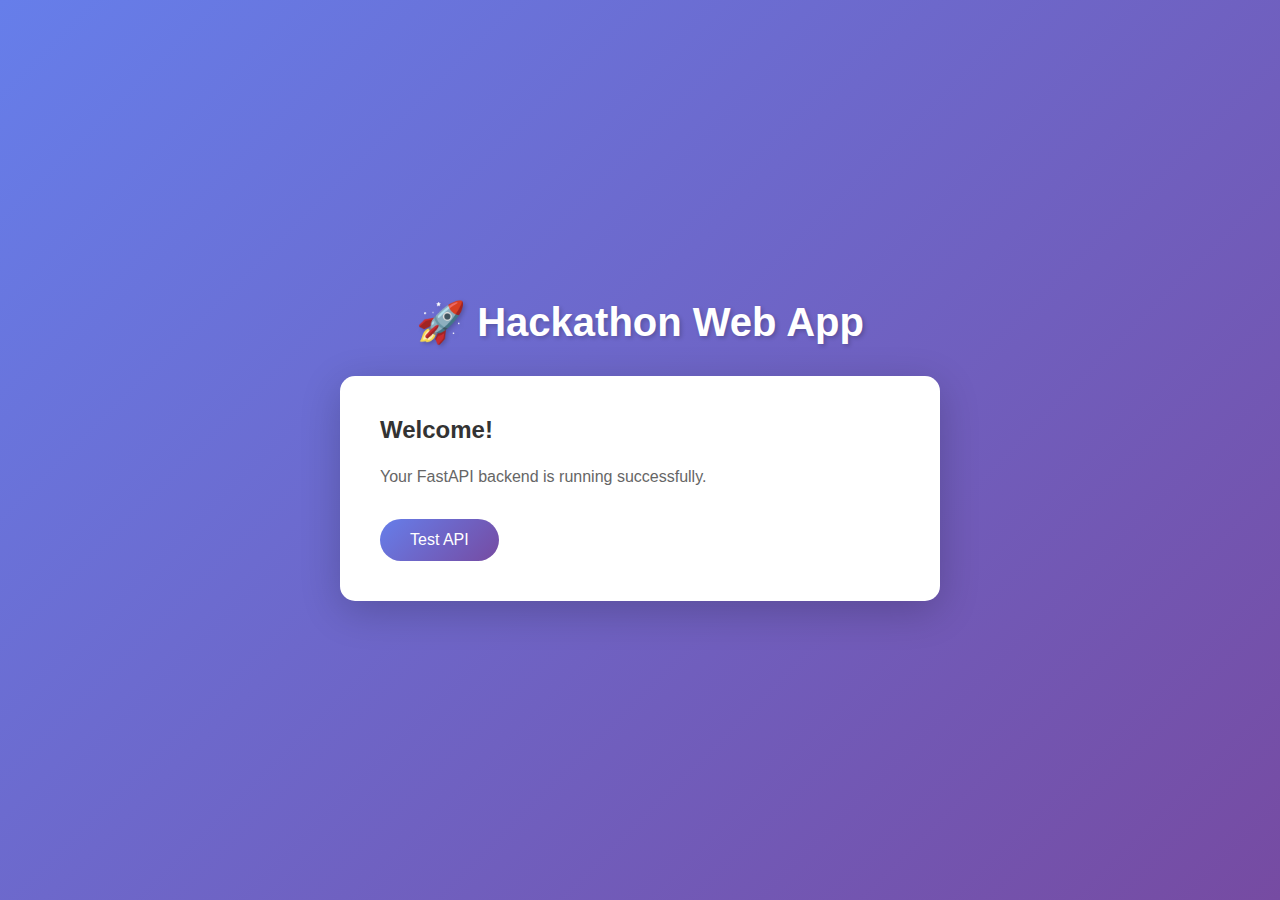
<file: frontend/index.html>
<!DOCTYPE html>
<html lang="en">
<head>
    <meta charset="UTF-8">
    <meta name="viewport" content="width=device-width, initial-scale=1.0">
    <title>Hackathon App</title>
    <link rel="stylesheet" href="/static/style.css">
</head>
<body>
    <div class="container">
        <header>
            <h1>🚀 Hackathon Web App</h1>
        </header>
        <main>
            <div class="card">
                <h2>Welcome!</h2>
                <p>Your FastAPI backend is running successfully.</p>
                <button id="testBtn" onclick="testAPI()">Test API</button>
                <div id="result"></div>
            </div>
        </main>
    </div>
    <script src="/static/script.js"></script>
</body>
</html>
</file>
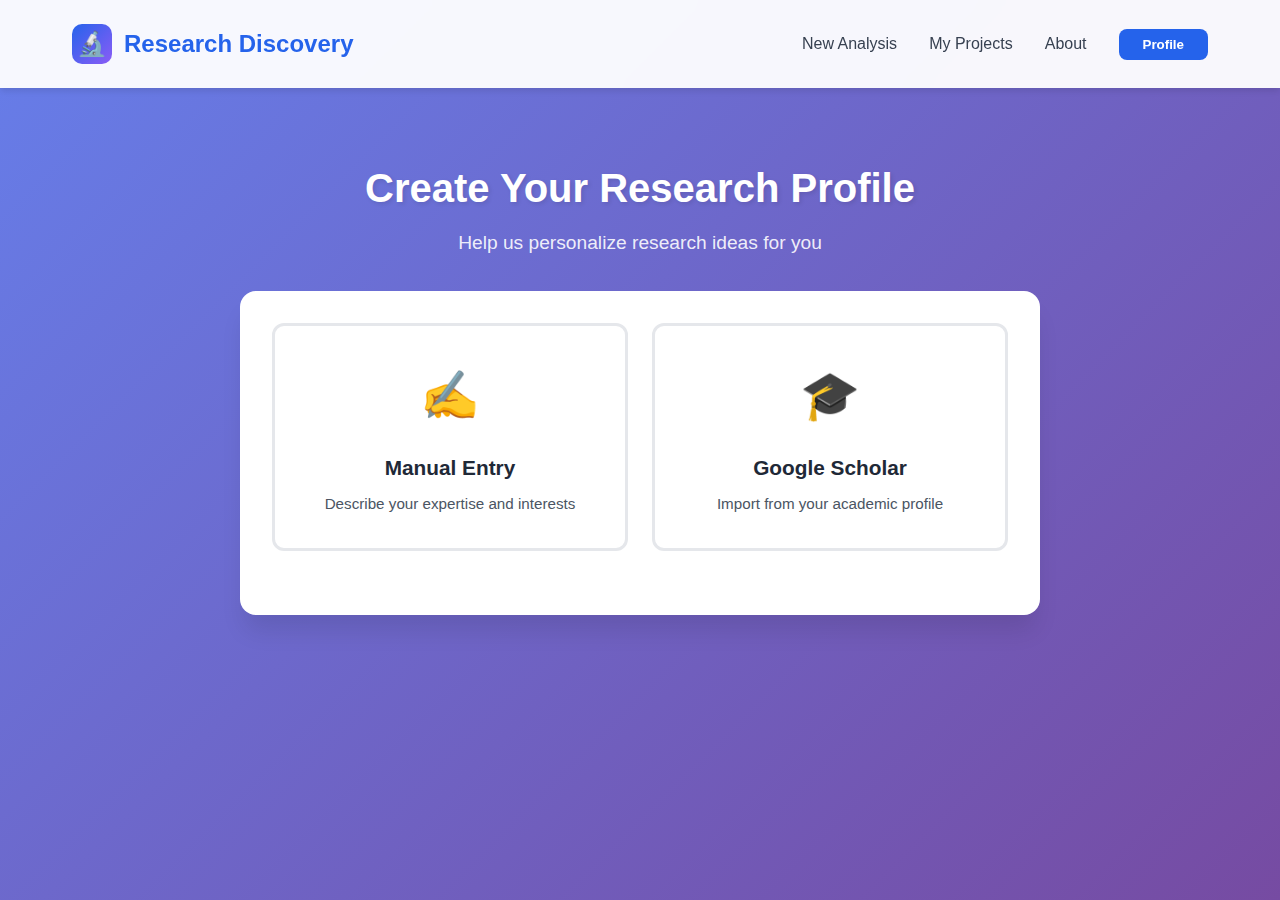
<file: research-discovery-ui.html>
<!DOCTYPE html>
<html lang="en">
<head>
    <meta charset="UTF-8">
    <meta name="viewport" content="width=device-width, initial-scale=1.0">
    <title>Research Discovery Agent</title>
    <style>
        * {
            margin: 0;
            padding: 0;
            box-sizing: border-box;
        }

        :root {
            --primary-color: #2563eb;
            --primary-dark: #1e40af;
            --secondary-color: #8b5cf6;
            --success-color: #10b981;
            --warning-color: #f59e0b;
            --danger-color: #ef4444;
            --gray-50: #f9fafb;
            --gray-100: #f3f4f6;
            --gray-200: #e5e7eb;
            --gray-300: #d1d5db;
            --gray-400: #9ca3af;
            --gray-600: #4b5563;
            --gray-700: #374151;
            --gray-800: #1f2937;
            --gray-900: #111827;
            --shadow-sm: 0 1px 2px 0 rgba(0, 0, 0, 0.05);
            --shadow-md: 0 4px 6px -1px rgba(0, 0, 0, 0.1);
            --shadow-lg: 0 10px 15px -3px rgba(0, 0, 0, 0.1);
            --shadow-xl: 0 20px 25px -5px rgba(0, 0, 0, 0.1);
        }

        body {
            font-family: 'Inter', -apple-system, BlinkMacSystemFont, 'Segoe UI', Roboto, sans-serif;
            line-height: 1.6;
            color: var(--gray-900);
            background: linear-gradient(135deg, #667eea 0%, #764ba2 100%);
            min-height: 100vh;
        }

        .container {
            max-width: 1200px;
            margin: 0 auto;
            padding: 20px;
        }

        /* Header */
        header {
            background: rgba(255, 255, 255, 0.95);
            backdrop-filter: blur(10px);
            box-shadow: var(--shadow-md);
            position: sticky;
            top: 0;
            z-index: 100;
        }

        .header-content {
            max-width: 1200px;
            margin: 0 auto;
            padding: 1.5rem 2rem;
            display: flex;
            justify-content: space-between;
            align-items: center;
        }

        .logo {
            display: flex;
            align-items: center;
            gap: 12px;
            font-size: 1.5rem;
            font-weight: 700;
            color: var(--primary-color);
        }

        .logo-icon {
            width: 40px;
            height: 40px;
            background: linear-gradient(135deg, var(--primary-color), var(--secondary-color));
            border-radius: 10px;
            display: flex;
            align-items: center;
            justify-content: center;
            color: white;
            font-size: 1.5rem;
        }

        nav {
            display: flex;
            gap: 2rem;
            align-items: center;
        }

        nav a {
            color: var(--gray-700);
            text-decoration: none;
            font-weight: 500;
            transition: color 0.3s;
        }

        nav a:hover {
            color: var(--primary-color);
        }

        .btn-profile {
            background: var(--primary-color);
            color: white;
            padding: 0.5rem 1.5rem;
            border-radius: 8px;
            border: none;
            font-weight: 600;
            cursor: pointer;
            transition: background 0.3s;
        }

        .btn-profile:hover {
            background: var(--primary-dark);
        }

        /* Screen Container */
        .screen {
            display: none;
            animation: fadeIn 0.5s ease-in;
        }

        .screen.active {
            display: block;
        }

        @keyframes fadeIn {
            from { opacity: 0; transform: translateY(20px); }
            to { opacity: 1; transform: translateY(0); }
        }

        /* Card Styles */
        .card {
            background: white;
            border-radius: 16px;
            padding: 2rem;
            box-shadow: var(--shadow-xl);
            margin: 2rem 0;
        }

        /* Profile Creation Screen */
        .profile-screen {
            max-width: 800px;
            margin: 3rem auto;
        }

        .profile-header {
            text-align: center;
            margin-bottom: 2rem;
        }

        .profile-header h1 {
            font-size: 2.5rem;
            color: white;
            margin-bottom: 0.5rem;
            text-shadow: 2px 2px 4px rgba(0,0,0,0.1);
        }

        .profile-header p {
            font-size: 1.2rem;
            color: rgba(255, 255, 255, 0.9);
        }

        .profile-options {
            display: grid;
            grid-template-columns: 1fr 1fr;
            gap: 1.5rem;
            margin-bottom: 2rem;
        }

        .profile-option {
            padding: 2rem;
            border: 3px solid var(--gray-200);
            border-radius: 12px;
            cursor: pointer;
            transition: all 0.3s;
            text-align: center;
            background: white;
        }

        .profile-option:hover {
            border-color: var(--primary-color);
            transform: translateY(-4px);
            box-shadow: var(--shadow-lg);
        }

        .profile-option.selected {
            border-color: var(--primary-color);
            background: #eff6ff;
        }

        .profile-option-icon {
            font-size: 3rem;
            margin-bottom: 1rem;
        }

        .profile-option h3 {
            font-size: 1.3rem;
            margin-bottom: 0.5rem;
            color: var(--gray-800);
        }

        .profile-option p {
            color: var(--gray-600);
            font-size: 0.95rem;
        }

        .form-group {
            margin-bottom: 1.5rem;
        }

        .form-group label {
            display: block;
            font-weight: 600;
            margin-bottom: 0.5rem;
            color: var(--gray-700);
        }

        .form-group input,
        .form-group textarea {
            width: 100%;
            padding: 0.75rem;
            border: 2px solid var(--gray-300);
            border-radius: 8px;
            font-size: 1rem;
            transition: border-color 0.3s;
            font-family: inherit;
        }

        .form-group input:focus,
        .form-group textarea:focus {
            outline: none;
            border-color: var(--primary-color);
        }

        .form-group textarea {
            min-height: 120px;
            resize: vertical;
        }

        .google-scholar-input {
            display: flex;
            gap: 0.5rem;
        }

        .google-scholar-input input {
            flex: 1;
        }

        /* Upload Screen */
        .upload-screen {
            max-width: 900px;
            margin: 3rem auto;
        }

        .hero {
            text-align: center;
            color: white;
            margin-bottom: 3rem;
        }

        .hero h1 {
            font-size: 3rem;
            margin-bottom: 1rem;
            text-shadow: 2px 2px 4px rgba(0,0,0,0.1);
        }

        .hero p {
            font-size: 1.3rem;
            opacity: 0.95;
        }

        .upload-zone {
            border: 3px dashed var(--gray-300);
            border-radius: 16px;
            padding: 4rem 2rem;
            text-align: center;
            cursor: pointer;
            transition: all 0.3s;
            background: rgba(255, 255, 255, 0.05);
            margin-bottom: 2rem;
        }

        .upload-zone:hover {
            border-color: var(--primary-color);
            background: rgba(255, 255, 255, 0.1);
        }

        .upload-zone.dragover {
            border-color: var(--success-color);
            background: rgba(16, 185, 129, 0.1);
        }

        .upload-icon {
            font-size: 4rem;
            margin-bottom: 1rem;
            color: var(--gray-400);
        }

        .upload-zone h3 {
            font-size: 1.5rem;
            margin-bottom: 0.5rem;
            color: var(--gray-700);
        }

        .upload-zone p {
            color: var(--gray-500);
            margin-bottom: 1rem;
        }

        .file-types {
            display: flex;
            gap: 1rem;
            justify-content: center;
            margin-top: 1.5rem;
        }

        .file-type {
            padding: 0.5rem 1rem;
            background: var(--gray-100);
            border-radius: 6px;
            font-size: 0.9rem;
            color: var(--gray-600);
        }

        /* How It Works */
        .how-it-works {
            display: grid;
            grid-template-columns: repeat(4, 1fr);
            gap: 1.5rem;
            margin-top: 3rem;
        }

        .step {
            text-align: center;
            padding: 1.5rem;
            background: rgba(255, 255, 255, 0.95);
            border-radius: 12px;
            box-shadow: var(--shadow-md);
        }

        .step-number {
            width: 50px;
            height: 50px;
            background: linear-gradient(135deg, var(--primary-color), var(--secondary-color));
            color: white;
            border-radius: 50%;
            display: flex;
            align-items: center;
            justify-content: center;
            font-size: 1.5rem;
            font-weight: 700;
            margin: 0 auto 1rem;
        }

        .step h4 {
            font-size: 1.1rem;
            margin-bottom: 0.5rem;
            color: var(--gray-800);
        }

        .step p {
            font-size: 0.9rem;
            color: var(--gray-600);
        }

        /* Topic Selection Screen */
        .topic-selection-screen {
            max-width: 1000px;
            margin: 2rem auto;
        }

        .topic-search {
            margin-bottom: 2rem;
        }

        .topic-search input {
            width: 100%;
            padding: 1rem;
            border: 2px solid var(--gray-300);
            border-radius: 12px;
            font-size: 1.1rem;
        }

        .selected-topics {
            display: flex;
            flex-wrap: wrap;
            gap: 0.75rem;
            margin-bottom: 2rem;
            min-height: 60px;
            padding: 1rem;
            background: var(--gray-50);
            border-radius: 12px;
        }

        .topic-tag {
            padding: 0.5rem 1rem;
            background: var(--primary-color);
            color: white;
            border-radius: 20px;
            display: flex;
            align-items: center;
            gap: 0.5rem;
            font-size: 0.95rem;
            font-weight: 500;
        }

        .topic-tag .remove {
            cursor: pointer;
            font-weight: 700;
            opacity: 0.8;
            transition: opacity 0.3s;
        }

        .topic-tag .remove:hover {
            opacity: 1;
        }

        .topic-grid {
            display: grid;
            grid-template-columns: repeat(auto-fill, minmax(140px, 1fr));
            gap: 1rem;
            margin-bottom: 2rem;
        }

        .topic-bubble {
            padding: 1rem;
            border: 2px solid var(--gray-300);
            border-radius: 12px;
            text-align: center;
            cursor: pointer;
            transition: all 0.3s;
            background: white;
            font-size: 0.95rem;
            font-weight: 500;
        }

        .topic-bubble:hover {
            border-color: var(--primary-color);
            transform: translateY(-2px);
            box-shadow: var(--shadow-md);
        }

        .topic-bubble.selected {
            background: var(--primary-color);
            color: white;
            border-color: var(--primary-color);
        }

        /* Processing Screen */
        .processing-screen {
            max-width: 700px;
            margin: 5rem auto;
        }

        .processing-animation {
            text-align: center;
            margin-bottom: 2rem;
        }

        .spinner {
            width: 80px;
            height: 80px;
            border: 6px solid var(--gray-200);
            border-top-color: var(--primary-color);
            border-radius: 50%;
            animation: spin 1s linear infinite;
            margin: 0 auto 2rem;
        }

        @keyframes spin {
            to { transform: rotate(360deg); }
        }

        .processing-steps {
            margin-top: 2rem;
        }

        .processing-step {
            padding: 1.5rem;
            border-left: 4px solid var(--gray-300);
            margin-bottom: 1rem;
            position: relative;
            background: rgba(255, 255, 255, 0.05);
            border-radius: 8px;
        }

        .processing-step.active {
            border-left-color: var(--primary-color);
            background: rgba(255, 255, 255, 0.1);
        }

        .processing-step.completed {
            border-left-color: var(--success-color);
            opacity: 0.7;
        }

        .processing-step h4 {
            color: white;
            margin-bottom: 0.5rem;
            font-size: 1.1rem;
        }

        .processing-step p {
            color: rgba(255, 255, 255, 0.8);
            font-size: 0.95rem;
        }

        .progress-bar {
            width: 100%;
            height: 8px;
            background: var(--gray-300);
            border-radius: 4px;
            overflow: hidden;
            margin-top: 1rem;
        }

        .progress-fill {
            height: 100%;
            background: linear-gradient(90deg, var(--primary-color), var(--secondary-color));
            transition: width 0.5s;
        }

        /* Results Dashboard */
        .results-screen {
            max-width: 1200px;
            margin: 2rem auto;
        }

        .paper-summary {
            background: white;
            padding: 2rem;
            border-radius: 16px;
            margin-bottom: 2rem;
            box-shadow: var(--shadow-lg);
        }

        .paper-summary h2 {
            color: var(--gray-800);
            margin-bottom: 1rem;
            font-size: 1.8rem;
        }

        .paper-meta {
            display: flex;
            gap: 2rem;
            color: var(--gray-600);
            margin-bottom: 1rem;
            flex-wrap: wrap;
        }

        .paper-meta span {
            display: flex;
            align-items: center;
            gap: 0.5rem;
        }

        .results-header {
            display: flex;
            justify-content: space-between;
            align-items: center;
            margin-bottom: 2rem;
        }

        .results-header h2 {
            color: white;
            font-size: 2rem;
        }

        .action-buttons {
            display: flex;
            gap: 1rem;
        }

        .idea-cards {
            display: grid;
            gap: 2rem;
        }

        .idea-card {
            background: white;
            border-radius: 16px;
            padding: 2rem;
            box-shadow: var(--shadow-lg);
            cursor: pointer;
            transition: all 0.3s;
            position: relative;
            overflow: hidden;
        }

        .idea-card::before {
            content: '';
            position: absolute;
            top: 0;
            left: 0;
            width: 6px;
            height: 100%;
            background: linear-gradient(180deg, var(--primary-color), var(--secondary-color));
        }

        .idea-card:hover {
            transform: translateY(-4px);
            box-shadow: var(--shadow-xl);
        }

        .idea-rank {
            position: absolute;
            top: 1.5rem;
            right: 1.5rem;
            width: 50px;
            height: 50px;
            background: linear-gradient(135deg, var(--primary-color), var(--secondary-color));
            color: white;
            border-radius: 50%;
            display: flex;
            align-items: center;
            justify-content: center;
            font-size: 1.5rem;
            font-weight: 700;
        }

        .idea-card h3 {
            font-size: 1.5rem;
            color: var(--gray-800);
            margin-bottom: 0.75rem;
            padding-right: 60px;
        }

        .idea-pitch {
            font-size: 1.05rem;
            color: var(--gray-600);
            margin-bottom: 1.5rem;
            line-height: 1.6;
        }

        .idea-scores {
            display: grid;
            grid-template-columns: repeat(3, 1fr);
            gap: 1.5rem;
            margin-bottom: 1.5rem;
        }

        .score-item {
            text-align: center;
        }

        .score-label {
            font-size: 0.85rem;
            color: var(--gray-600);
            margin-bottom: 0.5rem;
            font-weight: 600;
            text-transform: uppercase;
            letter-spacing: 0.5px;
        }

        .score-value {
            font-size: 1.8rem;
            font-weight: 700;
            color: var(--primary-color);
        }

        .stars {
            color: #fbbf24;
            font-size: 1.2rem;
        }

        .idea-tags {
            display: flex;
            flex-wrap: wrap;
            gap: 0.5rem;
            margin-bottom: 1.5rem;
        }

        .tag {
            padding: 0.4rem 0.8rem;
            background: var(--gray-100);
            color: var(--gray-700);
            border-radius: 6px;
            font-size: 0.85rem;
            font-weight: 500;
        }

        .tag.highlight {
            background: #dbeafe;
            color: var(--primary-color);
        }

        .why-for-you {
            background: #f0f9ff;
            border-left: 4px solid var(--primary-color);
            padding: 1rem;
            border-radius: 8px;
            margin-bottom: 1rem;
        }

        .why-for-you h4 {
            color: var(--primary-color);
            font-size: 0.9rem;
            margin-bottom: 0.5rem;
            font-weight: 600;
        }

        .why-for-you p {
            color: var(--gray-700);
            font-size: 0.95rem;
        }

        .idea-footer {
            display: flex;
            justify-content: space-between;
            align-items: center;
            padding-top: 1rem;
            border-top: 2px solid var(--gray-100);
        }

        .difficulty {
            display: flex;
            align-items: center;
            gap: 0.5rem;
            color: var(--gray-600);
            font-size: 0.9rem;
        }

        /* Idea Detail Screen */
        .idea-detail-screen {
            max-width: 1200px;
            margin: 2rem auto;
            display: grid;
            grid-template-columns: 250px 1fr;
            gap: 2rem;
        }

        .detail-sidebar {
            position: sticky;
            top: 100px;
            height: fit-content;
        }

        .sidebar-nav {
            background: white;
            border-radius: 12px;
            padding: 1.5rem;
            box-shadow: var(--shadow-md);
        }

        .sidebar-nav h4 {
            font-size: 0.9rem;
            color: var(--gray-600);
            margin-bottom: 1rem;
            font-weight: 600;
            text-transform: uppercase;
        }

        .sidebar-nav a {
            display: block;
            padding: 0.75rem;
            color: var(--gray-700);
            text-decoration: none;
            border-radius: 6px;
            margin-bottom: 0.25rem;
            transition: all 0.3s;
            font-size: 0.95rem;
        }

        .sidebar-nav a:hover,
        .sidebar-nav a.active {
            background: var(--primary-color);
            color: white;
        }

        .detail-content {
            background: white;
            border-radius: 16px;
            padding: 3rem;
            box-shadow: var(--shadow-lg);
        }

        .detail-content section {
            margin-bottom: 3rem;
        }

        .detail-content h2 {
            font-size: 2rem;
            color: var(--gray-800);
            margin-bottom: 1.5rem;
        }

        .detail-content h3 {
            font-size: 1.5rem;
            color: var(--gray-800);
            margin-bottom: 1rem;
            padding-bottom: 0.5rem;
            border-bottom: 3px solid var(--primary-color);
        }

        .literature-item {
            padding: 1.5rem;
            background: var(--gray-50);
            border-radius: 12px;
            margin-bottom: 1rem;
            border-left: 4px solid var(--primary-color);
        }

        .literature-item h4 {
            color: var(--gray-800);
            margin-bottom: 0.5rem;
            font-size: 1.1rem;
        }

        .literature-item .authors {
            color: var(--gray-600);
            font-size: 0.9rem;
            margin-bottom: 0.5rem;
        }

        .literature-item .summary {
            color: var(--gray-700);
            line-height: 1.6;
        }

        .approach-steps {
            counter-reset: step-counter;
        }

        .approach-step {
            padding-left: 3rem;
            position: relative;
            margin-bottom: 1.5rem;
        }

        .approach-step::before {
            counter-increment: step-counter;
            content: counter(step-counter);
            position: absolute;
            left: 0;
            top: 0;
            width: 35px;
            height: 35px;
            background: var(--primary-color);
            color: white;
            border-radius: 50%;
            display: flex;
            align-items: center;
            justify-content: center;
            font-weight: 700;
        }

        .approach-step h4 {
            font-size: 1.1rem;
            color: var(--gray-800);
            margin-bottom: 0.5rem;
        }

        .approach-step p {
            color: var(--gray-600);
            line-height: 1.6;
        }

        /* Buttons */
        .btn {
            padding: 0.75rem 1.5rem;
            border-radius: 8px;
            border: none;
            font-weight: 600;
            cursor: pointer;
            transition: all 0.3s;
            font-size: 1rem;
            display: inline-flex;
            align-items: center;
            gap: 0.5rem;
        }

        .btn-primary {
            background: var(--primary-color);
            color: white;
        }

        .btn-primary:hover {
            background: var(--primary-dark);
            transform: translateY(-2px);
            box-shadow: var(--shadow-md);
        }

        .btn-secondary {
            background: white;
            color: var(--primary-color);
            border: 2px solid var(--primary-color);
        }

        .btn-secondary:hover {
            background: var(--primary-color);
            color: white;
        }

        .btn-large {
            padding: 1rem 2rem;
            font-size: 1.1rem;
        }

        .btn-block {
            width: 100%;
            justify-content: center;
        }

        /* Responsive */
        @media (max-width: 768px) {
            .how-it-works {
                grid-template-columns: 1fr;
            }

            .profile-options {
                grid-template-columns: 1fr;
            }

            .topic-grid {
                grid-template-columns: repeat(auto-fill, minmax(120px, 1fr));
            }

            .idea-scores {
                grid-template-columns: 1fr;
            }

            .idea-detail-screen {
                grid-template-columns: 1fr;
            }

            .detail-sidebar {
                position: static;
            }
        }

        /* Animations */
        @keyframes slideInUp {
            from {
                opacity: 0;
                transform: translateY(30px);
            }
            to {
                opacity: 1;
                transform: translateY(0);
            }
        }

        .animate-slide-in {
            animation: slideInUp 0.6s ease-out;
        }

        /* Hidden class */
        .hidden {
            display: none !important;
        }
    </style>
</head>
<body>
    <!-- Header -->
    <header>
        <div class="header-content">
            <div class="logo">
                <div class="logo-icon">🔬</div>
                <span>Research Discovery</span>
            </div>
            <nav>
                <a href="#" onclick="showScreen('upload')">New Analysis</a>
                <a href="#">My Projects</a>
                <a href="#">About</a>
                <button class="btn-profile" onclick="showScreen('profile')">Profile</button>
            </nav>
        </div>
    </header>

    <div class="container">
        <!-- Profile Creation Screen -->
        <div id="profile-screen" class="screen active">
            <div class="profile-screen">
                <div class="profile-header">
                    <h1>Create Your Research Profile</h1>
                    <p>Help us personalize research ideas for you</p>
                </div>

                <div class="card">
                    <div class="profile-options">
                        <div class="profile-option" onclick="selectProfileMethod('manual')">
                            <div class="profile-option-icon">✍️</div>
                            <h3>Manual Entry</h3>
                            <p>Describe your expertise and interests</p>
                        </div>
                        <div class="profile-option" onclick="selectProfileMethod('scholar')">
                            <div class="profile-option-icon">🎓</div>
                            <h3>Google Scholar</h3>
                            <p>Import from your academic profile</p>
                        </div>
                    </div>

                    <div id="manual-form" class="hidden">
                        <form onsubmit="createProfile(event)">
                            <div class="form-group">
                                <label>Research Areas *</label>
                                <input type="text" placeholder="e.g., Machine Learning, Computer Vision, NLP" required>
                            </div>
                            <div class="form-group">
                                <label>Expertise Level</label>
                                <select style="width: 100%; padding: 0.75rem; border: 2px solid var(--gray-300); border-radius: 8px; font-size: 1rem;">
                                    <option>PhD Student</option>
                                    <option>Early Career Researcher</option>
                                    <option>Postdoc</option>
                                    <option>Faculty</option>
                                    <option>Industry Researcher</option>
                                </select>
                            </div>
                            <div class="form-group">
                                <label>Technical Skills</label>
                                <input type="text" placeholder="e.g., Python, PyTorch, Statistical Analysis">
                            </div>
                            <div class="form-group">
                                <label>Research Interests</label>
                                <textarea placeholder="Describe what topics excite you and what problems you'd like to solve..."></textarea>
                            </div>
                            <button type="submit" class="btn btn-primary btn-large btn-block">Create Profile & Continue</button>
                        </form>
                    </div>

                    <div id="scholar-form" class="hidden">
                        <form onsubmit="importScholar(event)">
                            <div class="form-group">
                                <label>Google Scholar Profile URL *</label>
                                <div class="google-scholar-input">
                                    <input type="url" placeholder="https://scholar.google.com/citations?user=..." required>
                                    <button type="submit" class="btn btn-primary">Import</button>
                                </div>
                                <p style="font-size: 0.9rem; color: var(--gray-600); margin-top: 0.5rem;">
                                    We'll analyze your publications to understand your expertise
                                </p>
                            </div>
                        </form>
                    </div>
                </div>
            </div>
        </div>

        <!-- Upload Screen -->
        <div id="upload-screen" class="screen">
            <div class="upload-screen">
                <div class="hero">
                    <h1>Discover Your Next Research Direction</h1>
                    <p>Upload a paper and get personalized, actionable research ideas</p>
                </div>

                <div class="card">
                    <div class="upload-zone" id="upload-zone" onclick="document.getElementById('file-input').click()">
                        <div class="upload-icon">📄</div>
                        <h3>Drop your paper here</h3>
                        <p>or click to browse</p>
                        <input type="file" id="file-input" accept=".pdf,.tex" style="display: none;" onchange="handleFileUpload(event)">
                        <div class="file-types">
                            <span class="file-type">PDF</span>
                            <span class="file-type">LaTeX</span>
                        </div>
                    </div>

                    <div id="file-info" class="hidden" style="padding: 1.5rem; background: var(--gray-50); border-radius: 12px; margin-top: 1rem;">
                        <h4 style="margin-bottom: 0.5rem;">Selected File:</h4>
                        <p id="file-name" style="color: var(--gray-700);"></p>
                        <button class="btn btn-primary btn-large btn-block" style="margin-top: 1rem;" onclick="showScreen('topics')">Continue to Topic Selection</button>
                    </div>
                </div>

                <div class="how-it-works">
                    <div class="step">
                        <div class="step-number">1</div>
                        <h4>Upload</h4>
                        <p>Share a research paper you find interesting</p>
                    </div>
                    <div class="step">
                        <div class="step-number">2</div>
                        <h4>Extract</h4>
                        <p>AI reads and understands key concepts</p>
                    </div>
                    <div class="step">
                        <div class="step-number">3</div>
                        <h4>Discover</h4>
                        <p>Get 10 personalized research ideas</p>
                    </div>
                    <div class="step">
                        <div class="step-number">4</div>
                        <h4>Research</h4>
                        <p>Deep analysis of your top 3 choices</p>
                    </div>
                </div>
            </div>
        </div>

        <!-- Topic Selection Screen -->
        <div id="topics-screen" class="screen">
            <div class="topic-selection-screen">
                <div class="card">
                    <h2 style="margin-bottom: 1.5rem;">Select Research Topics</h2>
                    <p style="color: var(--gray-600); margin-bottom: 2rem;">Choose topics that interest you (1-5 topics)</p>

                    <div class="topic-search">
                        <input type="text" placeholder="🔍 Search topics..." onkeyup="filterTopics(event)">
                    </div>

                    <div class="selected-topics" id="selected-topics">
                        <p style="color: var(--gray-500); font-size: 0.95rem;">Select topics below...</p>
                    </div>

                    <div class="topic-grid" id="topic-grid">
                        <!-- Topics will be populated by JavaScript -->
                    </div>

                    <button class="btn btn-primary btn-large btn-block" onclick="startAnalysis()" id="analyze-btn" disabled>
                        Analyze Paper & Generate Ideas
                    </button>
                </div>
            </div>
        </div>

        <!-- Processing Screen -->
        <div id="processing-screen" class="screen">
            <div class="processing-screen">
                <div class="card">
                    <div class="processing-animation">
                        <div class="spinner"></div>
                        <h2 style="color: white; margin-bottom: 0.5rem;">Analyzing Your Paper</h2>
                        <p style="color: rgba(255, 255, 255, 0.8);">This will take 1-2 minutes</p>
                    </div>

                    <div class="progress-bar">
                        <div class="progress-fill" id="progress-fill" style="width: 0%"></div>
                    </div>

                    <div class="processing-steps">
                        <div class="processing-step active" id="step-1">
                            <h4>📖 Reading Paper</h4>
                            <p>Extracting key concepts, methodologies, and findings...</p>
                        </div>
                        <div class="processing-step" id="step-2">
                            <h4>💡 Generating Ideas</h4>
                            <p>Creating personalized research directions based on your profile...</p>
                        </div>
                        <div class="processing-step" id="step-3">
                            <h4>🎯 Tailoring to You</h4>
                            <p>Matching ideas with your expertise and interests...</p>
                        </div>
                    </div>
                </div>
            </div>
        </div>

        <!-- Results Dashboard -->
        <div id="results-screen" class="screen">
            <div class="results-screen">
                <div class="paper-summary">
                    <h2>Attention Is All You Need</h2>
                    <div class="paper-meta">
                        <span>👥 Vaswani et al.</span>
                        <span>📅 2017</span>
                        <span>📍 NeurIPS</span>
                    </div>
                    <p style="color: var(--gray-700); line-height: 1.7;">
                        This paper introduces the Transformer architecture, a novel neural network design that relies entirely on self-attention mechanisms without recurrence or convolutions. The model achieves state-of-the-art results on machine translation tasks while being more parallelizable and requiring significantly less training time.
                    </p>
                </div>

                <div class="results-header">
                    <h2>Your Personalized Research Ideas</h2>
                    <div class="action-buttons">
                        <button class="btn btn-secondary">Export All</button>
                        <button class="btn btn-primary">Start New Analysis</button>
                    </div>
                </div>

                <div class="idea-cards">
                    <!-- Idea Card 1 -->
                    <div class="idea-card animate-slide-in" onclick="showIdeaDetail(1)">
                        <div class="idea-rank">1</div>
                        <h3>Efficient Transformers for Mobile Devices</h3>
                        <p class="idea-pitch">
                            Develop lightweight attention mechanisms that maintain Transformer performance while reducing computational requirements for deployment on resource-constrained devices.
                        </p>

                        <div class="why-for-you">
                            <h4>WHY THIS IS PERFECT FOR YOU</h4>
                            <p>Combines your expertise in model optimization with mobile computing. Aligns with your recent work on efficient neural architectures.</p>
                        </div>

                        <div class="idea-scores">
                            <div class="score-item">
                                <div class="score-label">Novelty</div>
                                <div class="stars">★★★★☆</div>
                            </div>
                            <div class="score-item">
                                <div class="score-label">Doability</div>
                                <div class="stars">★★★★★</div>
                            </div>
                            <div class="score-item">
                                <div class="score-label">Match</div>
                                <div class="score-value">95%</div>
                            </div>
                        </div>

                        <div class="idea-tags">
                            <span class="tag highlight">Novel Methods</span>
                            <span class="tag">Mobile AI</span>
                            <span class="tag">Model Compression</span>
                            <span class="tag">Real-time</span>
                        </div>

                        <div class="idea-footer">
                            <div class="difficulty">
                                <span>⏱️ 4-6 months</span>
                                <span>•</span>
                                <span>🎯 Intermediate</span>
                            </div>
                            <button class="btn btn-primary" onclick="event.stopPropagation(); showIdeaDetail(1)">
                                View Details →
                            </button>
                        </div>
                    </div>

                    <!-- Idea Card 2 -->
                    <div class="idea-card animate-slide-in" style="animation-delay: 0.1s" onclick="showIdeaDetail(2)">
                        <div class="idea-rank">2</div>
                        <h3>Self-Attention for Time Series Forecasting</h3>
                        <p class="idea-pitch">
                            Apply Transformer architectures to multivariate time series prediction, exploring how attention mechanisms can capture temporal dependencies better than traditional RNNs.
                        </p>

                        <div class="why-for-you">
                            <h4>WHY THIS IS PERFECT FOR YOU</h4>
                            <p>Bridges your interest in sequence modeling with practical applications. Low barrier to entry with available datasets.</p>
                        </div>

                        <div class="idea-scores">
                            <div class="score-item">
                                <div class="score-label">Novelty</div>
                                <div class="stars">★★★☆☆</div>
                            </div>
                            <div class="score-item">
                                <div class="score-label">Doability</div>
                                <div class="stars">★★★★★</div>
                            </div>
                            <div class="score-item">
                                <div class="score-label">Match</div>
                                <div class="score-value">88%</div>
                            </div>
                        </div>

                        <div class="idea-tags">
                            <span class="tag highlight">Cross-Domain</span>
                            <span class="tag">Time Series</span>
                            <span class="tag">Forecasting</span>
                            <span class="tag">Public Datasets</span>
                        </div>

                        <div class="idea-footer">
                            <div class="difficulty">
                                <span>⏱️ 3-4 months</span>
                                <span>•</span>
                                <span>🎯 Beginner-Intermediate</span>
                            </div>
                            <button class="btn btn-primary" onclick="event.stopPropagation(); showIdeaDetail(2)">
                                View Details →
                            </button>
                        </div>
                    </div>

                    <!-- Idea Card 3 -->
                    <div class="idea-card animate-slide-in" style="animation-delay: 0.2s" onclick="showIdeaDetail(3)">
                        <div class="idea-rank">3</div>
                        <h3>Interpretable Attention for Healthcare</h3>
                        <p class="idea-pitch">
                            Develop methods to make Transformer attention weights clinically interpretable for medical diagnosis, enabling doctors to understand which features drive AI predictions.
                        </p>

                        <div class="why-for-you">
                            <h4>WHY THIS IS PERFECT FOR YOU</h4>
                            <p>Aligns with your background in explainable AI. High impact potential with growing interest in medical AI applications.</p>
                        </div>

                        <div class="idea-scores">
                            <div class="score-item">
                                <div class="score-label">Novelty</div>
                                <div class="stars">★★★★☆</div>
                            </div>
                            <div class="score-item">
                                <div class="score-label">Doability</div>
                                <div class="stars">★★★☆☆</div>
                            </div>
                            <div class="score-item">
                                <div class="score-label">Match</div>
                                <div class="score-value">82%</div>
                            </div>
                        </div>

                        <div class="idea-tags">
                            <span class="tag highlight">High Impact</span>
                            <span class="tag">Healthcare AI</span>
                            <span class="tag">Interpretability</span>
                            <span class="tag">XAI</span>
                        </div>

                        <div class="idea-footer">
                            <div class="difficulty">
                                <span>⏱️ 6-8 months</span>
                                <span>•</span>
                                <span>🎯 Advanced</span>
                            </div>
                            <button class="btn btn-primary" onclick="event.stopPropagation(); showIdeaDetail(3)">
                                View Details →
                            </button>
                        </div>
                    </div>
                </div>
            </div>
        </div>

        <!-- Idea Detail Screen -->
        <div id="detail-screen" class="screen">
            <div class="idea-detail-screen">
                <div class="detail-sidebar">
                    <div class="sidebar-nav">
                        <h4>Jump to</h4>
                        <a href="#overview" class="active">Overview</a>
                        <a href="#why">Why This Idea?</a>
                        <a href="#literature">Literature Review</a>
                        <a href="#gap">Research Gap</a>
                        <a href="#approach">Suggested Approach</a>
                        <a href="#resources">Resources Needed</a>
                        <a href="#references">References</a>
                    </div>
                </div>

                <div class="detail-content">
                    <section id="overview">
                        <h2>Efficient Transformers for Mobile Devices</h2>
                        <p style="font-size: 1.2rem; color: var(--gray-700); line-height: 1.8; margin-bottom: 2rem;">
                            This research direction focuses on developing lightweight attention mechanisms that maintain Transformer performance while dramatically reducing computational requirements, enabling deployment on resource-constrained mobile devices.
                        </p>

                        <div style="display: grid; grid-template-columns: repeat(3, 1fr); gap: 1.5rem; margin-bottom: 2rem;">
                            <div style="padding: 1.5rem; background: var(--gray-50); border-radius: 12px; text-align: center;">
                                <div style="font-size: 2rem; margin-bottom: 0.5rem;">⏱️</div>
                                <div style="font-weight: 600; color: var(--gray-800);">4-6 months</div>
                                <div style="font-size: 0.9rem; color: var(--gray-600);">Estimated Timeline</div>
                            </div>
                            <div style="padding: 1.5rem; background: var(--gray-50); border-radius: 12px; text-align: center;">
                                <div style="font-size: 2rem; margin-bottom: 0.5rem;">🎯</div>
                                <div style="font-weight: 600; color: var(--gray-800);">Intermediate</div>
                                <div style="font-size: 0.9rem; color: var(--gray-600);">Difficulty Level</div>
                            </div>
                            <div style="padding: 1.5rem; background: var(--gray-50); border-radius: 12px; text-align: center;">
                                <div style="font-size: 2rem; margin-bottom: 0.5rem;">💰</div>
                                <div style="font-weight: 600; color: var(--gray-800);">Moderate</div>
                                <div style="font-size: 0.9rem; color: var(--gray-600);">Resource Needs</div>
                            </div>
                        </div>
                    </section>

                    <section id="why">
                        <h3>Why This Idea?</h3>
                        <p style="color: var(--gray-700); line-height: 1.8; margin-bottom: 1rem;">
                            The original Transformer paper revolutionized NLP with self-attention mechanisms, but the quadratic computational complexity makes deployment on mobile devices challenging. Current smartphones have increasingly powerful AI accelerators, yet most Transformer-based models remain too computationally expensive for real-time on-device inference.
                        </p>
                        <p style="color: var(--gray-700); line-height: 1.8;">
                            This research direction is particularly well-suited for you because it combines your expertise in model optimization with the growing demand for privacy-preserving, on-device AI. Your recent work on efficient neural architectures provides a strong foundation for tackling attention mechanism optimization.
                        </p>
                    </section>

                    <section id="literature">
                        <h3>Literature Overview</h3>

                        <h4 style="color: var(--gray-700); margin: 2rem 0 1rem; font-size: 1.1rem;">Foundational Work</h4>
                        <div class="literature-item">
                            <h4>Linformer: Self-Attention with Linear Complexity</h4>
                            <p class="authors">Wang et al., 2020 • arXiv • Cited by 847</p>
                            <p class="summary">
                                Introduces a method to reduce the self-attention complexity from O(n²) to O(n) by projecting keys and values to a lower-dimensional space. Achieves similar performance to standard Transformers on language modeling tasks while being significantly faster.
                            </p>
                        </div>

                        <div class="literature-item">
                            <h4>Reformer: The Efficient Transformer</h4>
                            <p class="authors">Kitaev et al., 2020 • ICLR • Cited by 1,234</p>
                            <p class="summary">
                                Proposes locality-sensitive hashing to reduce attention complexity and reversible residual layers to reduce memory consumption. Demonstrates ability to process sequences of up to 1 million tokens on a single GPU.
                            </p>
                        </div>

                        <h4 style="color: var(--gray-700); margin: 2rem 0 1rem; font-size: 1.1rem;">Recent Advances</h4>
                        <div class="literature-item">
                            <h4>MobileViT: Light-weight, General-purpose Vision Transformer</h4>
                            <p class="authors">Mehta & Rastegari, 2021 • ICLR • Cited by 456</p>
                            <p class="summary">
                                Combines CNNs with Transformers for efficient mobile vision tasks. Introduces mobile-friendly building blocks that balance global and local processing. Achieves competitive performance with MobileNetV3 while using fewer parameters.
                            </p>
                        </div>

                        <div class="literature-item">
                            <h4>EfficientFormer: Vision Transformers at MobileNet Speed</h4>
                            <p class="authors">Li et al., 2022 • NeurIPS • Cited by 289</p>
                            <p class="summary">
                                Redesigns vision Transformers specifically for mobile devices by removing inefficient operations. Achieves inference speeds comparable to MobileNetV2 while maintaining higher accuracy on ImageNet.
                            </p>
                        </div>

                        <h4 style="color: var(--gray-700); margin: 2rem 0 1rem; font-size: 1.1rem;">Identified Gaps</h4>
                        <div class="literature-item">
                            <h4>Hardware-Software Co-design for Mobile Transformers</h4>
                            <p class="summary">
                                Most efficient Transformer research focuses on algorithmic improvements without considering mobile hardware constraints. There's limited work on co-designing attention mechanisms with mobile AI accelerators (NPUs, DSPs) to maximize real-world performance.
                            </p>
                        </div>
                    </section>

                    <section id="gap">
                        <h3>What's Missing: The Research Gap</h3>
                        <p style="color: var(--gray-700); line-height: 1.8; margin-bottom: 1rem;">
                            While significant progress has been made in reducing Transformer complexity, most approaches focus on asymptotic complexity without considering the practical constraints of mobile hardware:
                        </p>
                        <ul style="color: var(--gray-700); line-height: 1.8; margin-left: 1.5rem; margin-bottom: 1rem;">
                            <li><strong>Memory bandwidth bottlenecks:</strong> Mobile devices have limited memory bandwidth, making memory-intensive operations like attention particularly slow regardless of FLOPs</li>
                            <li><strong>Quantization-aware designs:</strong> Most efficient Transformers assume full precision, but mobile inference typically uses INT8 or lower precision</li>
                            <li><strong>Battery consumption:</strong> Computational efficiency alone doesn't capture energy efficiency, crucial for mobile applications</li>
                            <li><strong>Multi-modal applications:</strong> Limited exploration of efficient attention for vision-language models on mobile devices</li>
                        </ul>
                        <p style="color: var(--gray-700); line-height: 1.8;">
                            This gap represents a high-impact opportunity to bridge theoretical efficiency improvements with practical mobile deployment constraints.
                        </p>
                    </section>

                    <section id="approach">
                        <h3>Suggested Approach</h3>

                        <div class="approach-steps">
                            <div class="approach-step">
                                <h4>Benchmark Existing Methods on Real Mobile Hardware</h4>
                                <p>Profile Linformer, Reformer, and EfficientFormer on representative mobile devices (e.g., iPhone 14, Samsung Galaxy S23). Measure not just FLOPs but actual latency, memory usage, and battery consumption. Identify bottlenecks specific to mobile hardware.</p>
                            </div>

                            <div class="approach-step">
                                <h4>Design Hardware-Aware Attention Mechanisms</h4>
                                <p>Develop attention variants optimized for mobile NPUs/DSPs. Consider block-sparse patterns that align with hardware capabilities, quantization-aware attention scores, and memory-efficient key-value caching strategies.</p>
                            </div>

                            <div class="approach-step">
                                <h4>Implement and Optimize</h4>
                                <p>Use TensorFlow Lite, PyTorch Mobile, or ONNX Runtime for implementation. Apply quantization-aware training, pruning, and knowledge distillation. Target real-time inference (30+ FPS for vision tasks) on mid-range devices.</p>
                            </div>

                            <div class="approach-step">
                                <h4>Evaluate on Diverse Tasks</h4>
                                <p>Test on multiple domains: image classification (ImageNet), object detection (COCO), language understanding (GLUE), and multi-modal tasks. Compare against MobileNet baselines and existing efficient Transformers.</p>
                            </div>

                            <div class="approach-step">
                                <h4>Publish and Release</h4>
                                <p>Write paper targeting CVPR, ICCV, or MobiCom. Release code, pre-trained models, and mobile app demo. Document deployment guidelines for practitioners.</p>
                            </div>
                        </div>
                    </section>

                    <section id="resources">
                        <h3>Resources Needed</h3>

                        <div style="display: grid; grid-template-columns: repeat(2, 1fr); gap: 1.5rem;">
                            <div style="padding: 1.5rem; background: var(--gray-50); border-radius: 12px;">
                                <h4 style="color: var(--gray-800); margin-bottom: 1rem;">💻 Compute & Hardware</h4>
                                <ul style="color: var(--gray-700); line-height: 1.8; margin-left: 1.5rem;">
                                    <li>1-2 GPUs for training (RTX 3090 or A100)</li>
                                    <li>3-4 mobile devices for testing (iOS & Android)</li>
                                    <li>Cloud credits for large-scale experiments (~$1000)</li>
                                </ul>
                            </div>

                            <div style="padding: 1.5rem; background: var(--gray-50); border-radius: 12px;">
                                <h4 style="color: var(--gray-800); margin-bottom: 1rem;">📚 Datasets</h4>
                                <ul style="color: var(--gray-700); line-height: 1.8; margin-left: 1.5rem;">
                                    <li>ImageNet (publicly available)</li>
                                    <li>MS COCO (publicly available)</li>
                                    <li>GLUE benchmark (publicly available)</li>
                                </ul>
                            </div>

                            <div style="padding: 1.5rem; background: var(--gray-50); border-radius: 12px;">
                                <h4 style="color: var(--gray-800); margin-bottom: 1rem;">🛠️ Technical Skills</h4>
                                <ul style="color: var(--gray-700); line-height: 1.8; margin-left: 1.5rem;">
                                    <li>PyTorch/TensorFlow</li>
                                    <li>Model optimization (quantization, pruning)</li>
                                    <li>Mobile deployment frameworks</li>
                                    <li>Performance profiling</li>
                                </ul>
                            </div>

                            <div style="padding: 1.5rem; background: var(--gray-50); border-radius: 12px;">
                                <h4 style="color: var(--gray-800); margin-bottom: 1rem;">👥 Collaboration</h4>
                                <ul style="color: var(--gray-700); line-height: 1.8; margin-left: 1.5rem;">
                                    <li>Mobile systems expert (optional but helpful)</li>
                                    <li>Access to mobile hardware lab</li>
                                    <li>Advisor with computer vision background</li>
                                </ul>
                            </div>
                        </div>
                    </section>

                    <section id="references">
                        <h3>Key References</h3>
                        <ol style="color: var(--gray-700); line-height: 2; margin-left: 1.5rem;">
                            <li>Vaswani, A., et al. (2017). "Attention is all you need." NeurIPS.</li>
                            <li>Wang, S., et al. (2020). "Linformer: Self-attention with linear complexity." arXiv.</li>
                            <li>Kitaev, N., et al. (2020). "Reformer: The efficient transformer." ICLR.</li>
                            <li>Mehta, S., & Rastegari, M. (2021). "MobileViT: Light-weight, general-purpose vision transformer." ICLR.</li>
                            <li>Li, Y., et al. (2022). "EfficientFormer: Vision transformers at MobileNet speed." NeurIPS.</li>
                            <li>Howard, A., et al. (2019). "Searching for MobileNetV3." ICCV.</li>
                            <li>Jacob, B., et al. (2018). "Quantization and training of neural networks for efficient integer-arithmetic-only inference." CVPR.</li>
                        </ol>

                        <div style="margin-top: 2rem; display: flex; gap: 1rem;">
                            <button class="btn btn-secondary">📥 Export as PDF</button>
                            <button class="btn btn-secondary">📋 Copy BibTeX</button>
                            <button class="btn btn-primary">✓ Mark as Pursuing</button>
                        </div>
                    </section>

                    <div style="margin-top: 3rem; padding: 2rem; background: linear-gradient(135deg, #667eea 0%, #764ba2 100%); border-radius: 16px; text-align: center; color: white;">
                        <h3 style="color: white; margin-bottom: 1rem;">Ready to Start This Research?</h3>
                        <p style="margin-bottom: 1.5rem; opacity: 0.95;">Save this idea to your research library and get started with curated resources</p>
                        <button class="btn btn-large" style="background: white; color: var(--primary-color);" onclick="showScreen('results')">
                            ← Back to All Ideas
                        </button>
                    </div>
                </div>
            </div>
        </div>
    </div>

    <script>
        // Screen management
        function showScreen(screenId) {
            document.querySelectorAll('.screen').forEach(screen => {
                screen.classList.remove('active');
            });
            document.getElementById(screenId + '-screen').classList.add('active');
            window.scrollTo(0, 0);
        }

        // Profile creation
        let selectedProfileMethod = null;

        function selectProfileMethod(method) {
            selectedProfileMethod = method;
            document.querySelectorAll('.profile-option').forEach(opt => opt.classList.remove('selected'));
            event.target.closest('.profile-option').classList.add('selected');

            document.getElementById('manual-form').classList.add('hidden');
            document.getElementById('scholar-form').classList.add('hidden');

            if (method === 'manual') {
                document.getElementById('manual-form').classList.remove('hidden');
            } else {
                document.getElementById('scholar-form').classList.remove('hidden');
            }
        }

        function createProfile(e) {
            e.preventDefault();
            // Simulate profile creation
            setTimeout(() => {
                showScreen('upload');
            }, 500);
        }

        function importScholar(e) {
            e.preventDefault();
            // Simulate Google Scholar import
            alert('Importing your Google Scholar profile...');
            setTimeout(() => {
                showScreen('upload');
            }, 1500);
        }

        // File upload
        const uploadZone = document.getElementById('upload-zone');

        ['dragenter', 'dragover', 'dragleave', 'drop'].forEach(eventName => {
            uploadZone.addEventListener(eventName, preventDefaults, false);
        });

        function preventDefaults(e) {
            e.preventDefault();
            e.stopPropagation();
        }

        ['dragenter', 'dragover'].forEach(eventName => {
            uploadZone.addEventListener(eventName, () => {
                uploadZone.classList.add('dragover');
            }, false);
        });

        ['dragleave', 'drop'].forEach(eventName => {
            uploadZone.addEventListener(eventName, () => {
                uploadZone.classList.remove('dragover');
            }, false);
        });

        uploadZone.addEventListener('drop', (e) => {
            const files = e.dataTransfer.files;
            if (files.length > 0) {
                handleFile(files[0]);
            }
        }, false);

        function handleFileUpload(e) {
            const file = e.target.files[0];
            if (file) {
                handleFile(file);
            }
        }

        function handleFile(file) {
            document.getElementById('file-name').textContent = file.name;
            document.getElementById('file-info').classList.remove('hidden');
        }

        // Topic selection
        const topics = [
            'Machine Learning', 'Computer Vision', 'Natural Language Processing', 'Robotics',
            'Deep Learning', 'Reinforcement Learning', 'Neural Networks', 'Data Mining',
            'Computer Graphics', 'Human-Computer Interaction', 'Distributed Systems', 'Security',
            'Bioinformatics', 'Quantum Computing', 'Cloud Computing', 'Edge Computing',
            'Internet of Things', 'Blockchain', 'Augmented Reality', 'Virtual Reality',
            'Speech Recognition', 'Recommendation Systems', 'Time Series Analysis', 'Graph Neural Networks',
            'Federated Learning', 'Transfer Learning', 'Few-Shot Learning', 'Meta-Learning',
            'Explainable AI', 'Fairness in ML'
        ];

        const selectedTopics = new Set();

        function initializeTopics() {
            const grid = document.getElementById('topic-grid');
            topics.forEach(topic => {
                const bubble = document.createElement('div');
                bubble.className = 'topic-bubble';
                bubble.textContent = topic;
                bubble.onclick = () => toggleTopic(topic, bubble);
                grid.appendChild(bubble);
            });
        }

        function toggleTopic(topic, element) {
            if (selectedTopics.has(topic)) {
                selectedTopics.delete(topic);
                element.classList.remove('selected');
            } else {
                if (selectedTopics.size < 5) {
                    selectedTopics.add(topic);
                    element.classList.add('selected');
                } else {
                    alert('Maximum 5 topics allowed');
                    return;
                }
            }
            updateSelectedTopics();
        }

        function updateSelectedTopics() {
            const container = document.getElementById('selected-topics');
            container.innerHTML = '';

            if (selectedTopics.size === 0) {
                container.innerHTML = '<p style="color: var(--gray-500); font-size: 0.95rem;">Select topics below...</p>';
            } else {
                selectedTopics.forEach(topic => {
                    const tag = document.createElement('div');
                    tag.className = 'topic-tag';
                    tag.innerHTML = `${topic} <span class="remove" onclick="removeTopic('${topic}')">×</span>`;
                    container.appendChild(tag);
                });
            }

            document.getElementById('analyze-btn').disabled = selectedTopics.size === 0;
        }

        function removeTopic(topic) {
            selectedTopics.delete(topic);
            document.querySelectorAll('.topic-bubble').forEach(bubble => {
                if (bubble.textContent === topic) {
                    bubble.classList.remove('selected');
                }
            });
            updateSelectedTopics();
        }

        function filterTopics(e) {
            const query = e.target.value.toLowerCase();
            document.querySelectorAll('.topic-bubble').forEach(bubble => {
                const text = bubble.textContent.toLowerCase();
                bubble.style.display = text.includes(query) ? 'block' : 'none';
            });
        }

        // Processing animation
        function startAnalysis() {
            showScreen('processing');

            const steps = ['step-1', 'step-2', 'step-3'];
            let currentStep = 0;
            let progress = 0;

            const interval = setInterval(() => {
                progress += 2;
                document.getElementById('progress-fill').style.width = progress + '%';

                if (progress === 33 || progress === 66) {
                    document.getElementById(steps[currentStep]).classList.remove('active');
                    document.getElementById(steps[currentStep]).classList.add('completed');
                    currentStep++;
                    if (currentStep < steps.length) {
                        document.getElementById(steps[currentStep]).classList.add('active');
                    }
                }

                if (progress >= 100) {
                    clearInterval(interval);
                    setTimeout(() => {
                        showScreen('results');
                    }, 500);
                }
            }, 100);
        }

        function showIdeaDetail(ideaId) {
            showScreen('detail');
        }

        // Initialize
        initializeTopics();
    </script>
</body>
</html>
</file>
<file: static/style.css>
* {
    margin: 0;
    padding: 0;
    box-sizing: border-box;
}

body {
    font-family: -apple-system, BlinkMacSystemFont, 'Segoe UI', Roboto, Oxygen, Ubuntu, Cantarell, sans-serif;
    background: linear-gradient(135deg, #667eea 0%, #764ba2 100%);
    min-height: 100vh;
    display: flex;
    justify-content: center;
    align-items: center;
    padding: 20px;
}

.container {
    max-width: 600px;
    width: 100%;
}

header {
    text-align: center;
    margin-bottom: 30px;
    color: white;
}

header h1 {
    font-size: 2.5em;
    text-shadow: 2px 2px 4px rgba(0,0,0,0.2);
}

.card {
    background: white;
    border-radius: 15px;
    padding: 40px;
    box-shadow: 0 10px 40px rgba(0,0,0,0.2);
}

.card h2 {
    color: #333;
    margin-bottom: 20px;
}

.card p {
    color: #666;
    margin-bottom: 30px;
    line-height: 1.6;
}

button {
    background: linear-gradient(135deg, #667eea 0%, #764ba2 100%);
    color: white;
    border: none;
    padding: 12px 30px;
    border-radius: 25px;
    font-size: 16px;
    cursor: pointer;
    transition: transform 0.2s, box-shadow 0.2s;
}

button:hover {
    transform: translateY(-2px);
    box-shadow: 0 5px 15px rgba(102, 126, 234, 0.4);
}

button:active {
    transform: translateY(0);
}

#result {
    margin-top: 20px;
    padding: 15px;
    background: #f5f5f5;
    border-radius: 8px;
    min-height: 50px;
    display: none;
}

#result.show {
    display: block;
}

#result.success {
    background: #d4edda;
    color: #155724;
    border: 1px solid #c3e6cb;
}
</file>
